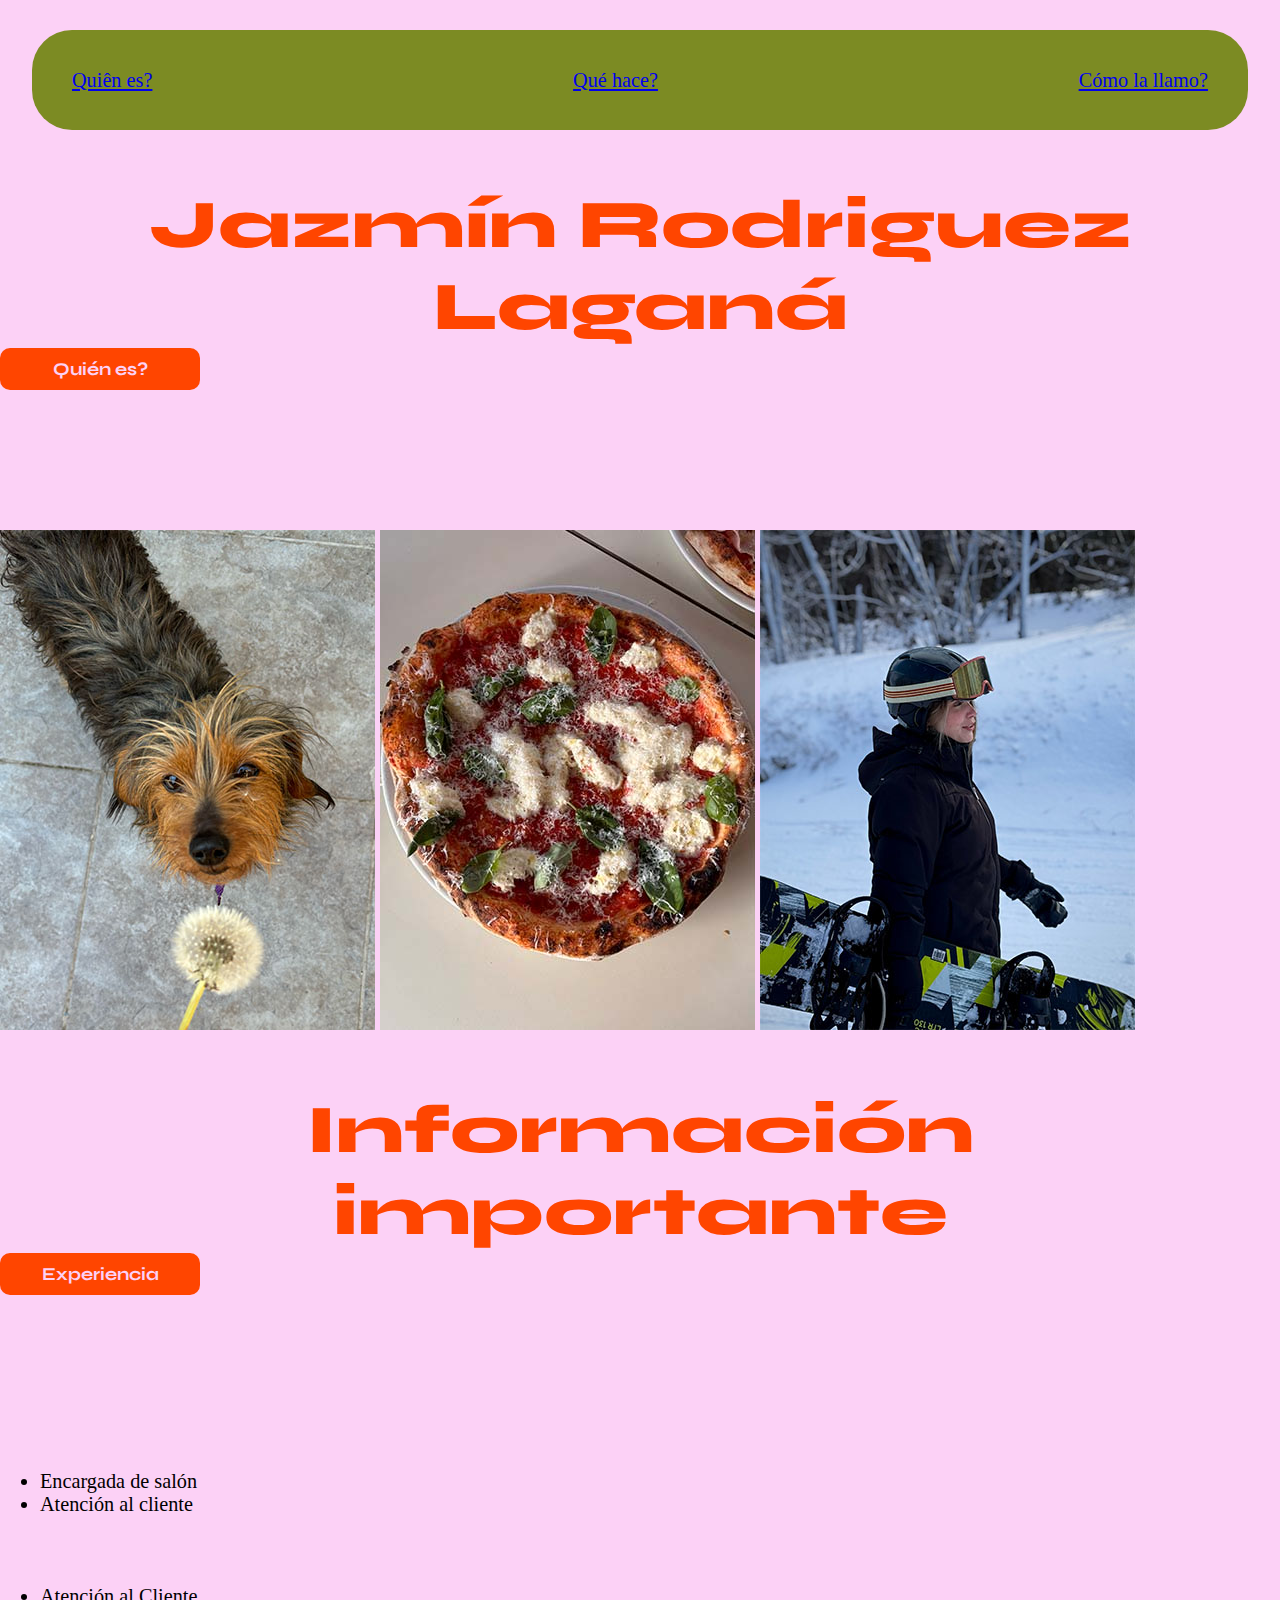
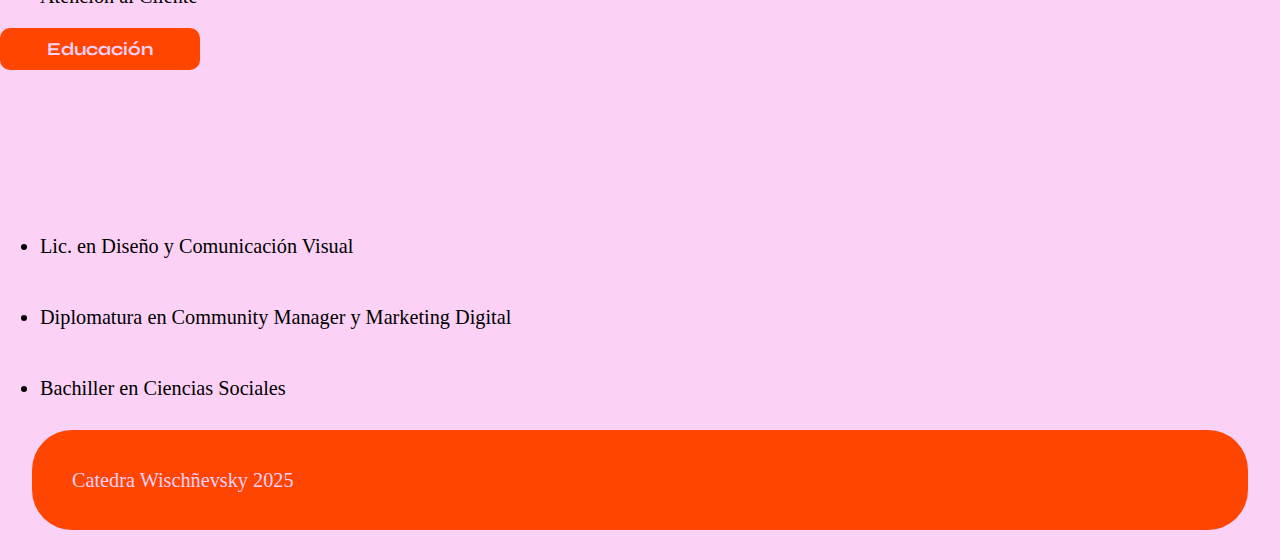
<file: index.html>
<!DOCTYPE html>
<html>

<head>
    <meta charset="utf-8" />
    <title>Mi primer tp Jazz</title>
    <link rel="stylesheet" href="estilos.css" />
    <link rel="preconnect" href="https://fonts.googleapis.com">
    <link rel="preconnect" href="https://fonts.gstatic.com" crossorigin>
    <link
        href="https://fonts.googleapis.com/css2?family=Alegreya:ital,wght@0,400..900;1,400..900&family=Syne:wght@400..800&display=swap"
        rel="stylesheet">
    <link rel="icon" type="image/svg+xml" href="img/favicon.svg" sizes="any" />

</head>

<body>
    <header>
        <nav>
            <a href="quien"> Quiên es?</a>
            <a href="que"> Qué hace?</a>
            <a href="contacto"> Cómo la llamo?</a>
        </nav>
    </header>

    <main>
        <section>
            <h1>Jazmín Rodriguez Laganá</h1>
            <div class="acordeon">
                <button class="boton acordeon-btn">Quién es?</button>
                <div class="acordeon-contenido">
                    <h4>Hola soy Jazz!</h4>
                    <h4>Bienvenidos a mi página web</h4>
                    <p>Me gusta salir a pasear con mi perrita Roma. Hago snowboard de día, como pizza de noche ;)</p>
                </div>
            </div>
            <p>
Soy de Burzaco y tengo 24 años.</p>
        </section>



        <article>
            <img src="img/roma.jpg" alt="romita" width="375px" height="500px" />
            <img src="img/pizza.jpg" alt="pizza jaz" width="375px" height="500px" />
            <img src="img/snowboard.jpg" alt="snowboard" width="375px" height="500px" />

        </article>

        <section class="info">
            <h2>Información importante</h2>

            <div class="acordeon">
                <button class="boton acordeon-btn">Experiencia</button>
                <div class="acordeon-contenido">
                    <h3>Experiencia laboral</h2>
                        <h4>Ti Amo Pizzería
                    </h3>
                    <ul>
                        <li>Encargada de salón</li>
                        <li>Atención al cliente</li>
                    </ul>
                    <h4>Ski Butternut - Work & Travel</h3>
                        <ul>
                            <li>Atención al Cliente</li>
                        </ul>
                </div>
            </div>

            <div class="acordeon">
                <button class="boton acordeon-btn">Educación</button>
                <div class="acordeon-contenido">
                    <h3>Educación</h2>
                        <ul>
                            <h4>Universidad Nacional de Lanús</h4>
                            <li>Lic. en Diseño y Comunicación Visual</li>
                            <h4>Universidad Tecnólogica Nacional</h4>
                            <li>Diplomatura en Community Manager y Marketing Digital</li>
                            <h4>Colegio de la Campiña</h4>
                            <li>Bachiller en Ciencias Sociales</li>
                        </ul>
                </div>
            </div>
        </section>

    </main>
    <footer>
        <p> Catedra Wischñevsky 2025</p>
    </footer>
</body>

</html>
</file>
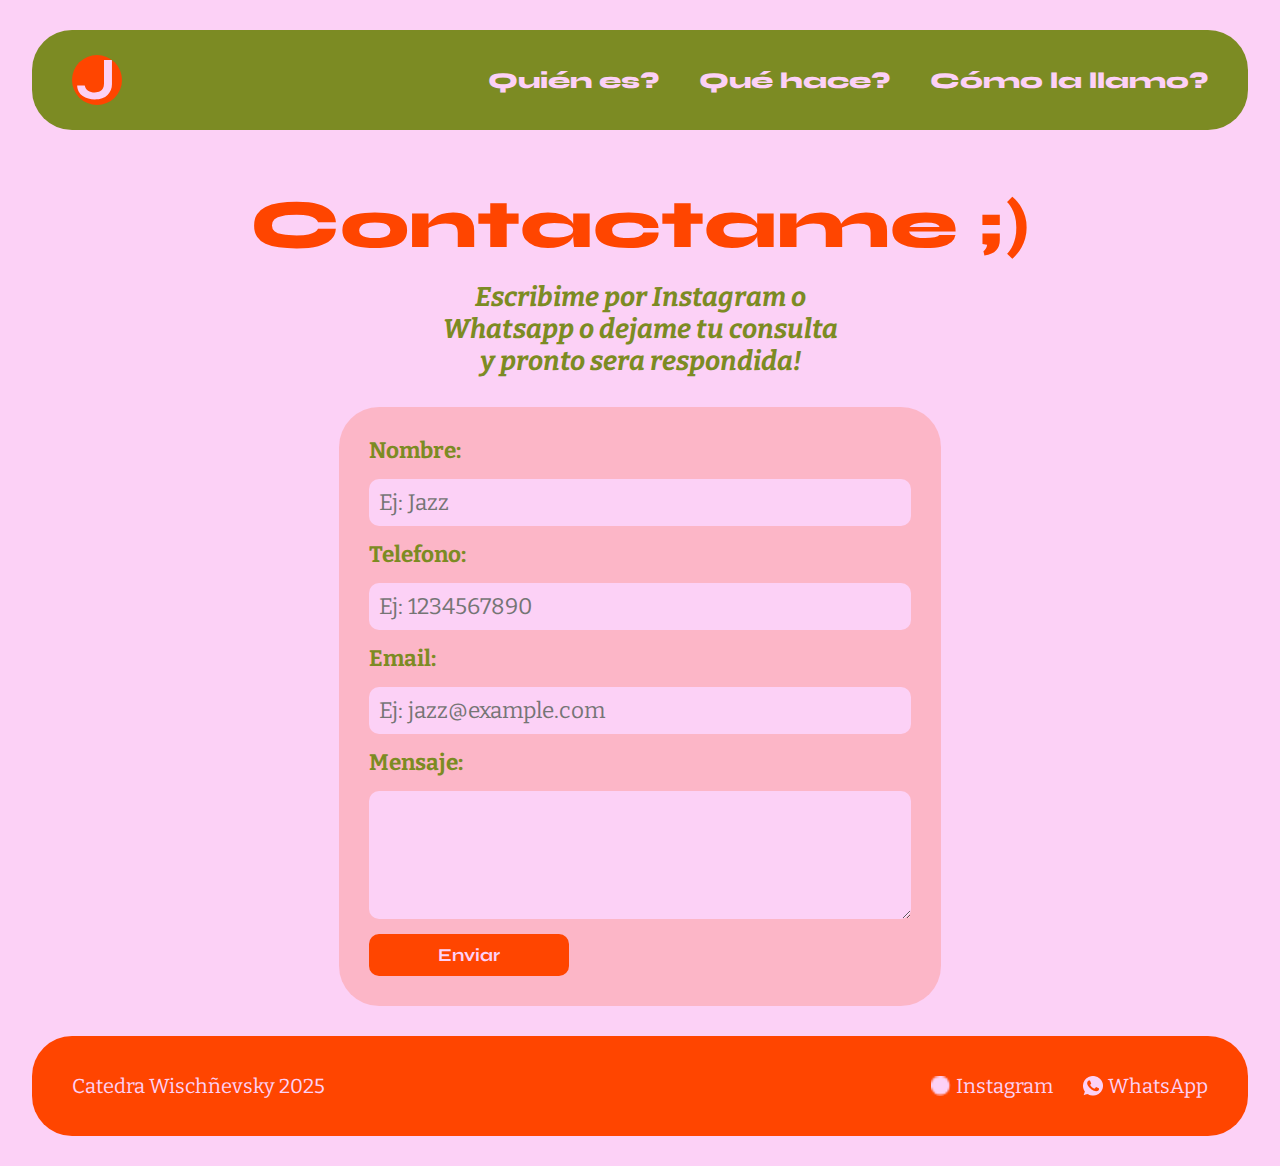
<file: formulario.html>
<!DOCTYPE html>
<html>

<head>
    <meta charset="utf-8" />
    <title>Quién es Jazz?</title>
    <link rel="stylesheet" href="estilos.css" />
    <link rel="preconnect" href="https://fonts.googleapis.com">
    <link rel="preconnect" href="https://fonts.gstatic.com" crossorigin>
    <link rel="preconnect" href="https://fonts.googleapis.com">
    <link rel="preconnect" href="https://fonts.gstatic.com" crossorigin>
    <link
        href="https://fonts.googleapis.com/css2?family=Bitter:ital,wght@0,100..900;1,100..900&family=Syne:wght@400..800&display=swap"
        rel="stylesheet">
    <link rel="icon" type="image/svg+xml" href="img/favicon.svg" sizes="any" />
</head>

<body>

    <header>
        <nav>
            <img src="img/favicon.svg" alt="logo" width="50px" height="50px" />
            <ul class="nav-links">
                <li><a href="index.html"> Quién es? </a></li>
                <li><a href="portfolio.html"> Qué hace? </a></li>
                <li><a href="formulario.html"> Cómo la llamo?</a></li>
            </ul>
        </nav>
    </header>

    <main>
        <section class="contactame">
            <h1> Contactame ;) </h1>
            <h6 class="mensaje">Escribime por Instagram o Whatsapp o dejame tu consulta y pronto sera respondida!</h>
        </section>

        <section="formulario">
            <form method="post" action="" target="_blank" enctype="text/plain">
                <label for="nombre">Nombre:</label>
                <input type="text" id="nombre" maxlength="30" placeholder="Ej: Jazz" required>
                <label for="telefono">Telefono:</label>
                <input type="tel" id="telefono" maxlength="10" placeholder="Ej: 1234567890" required>
                <label for="email">Email:</label>
                <input type="email" id="email" name="email" placeholder="Ej: jazz@example.com" required>
                <label for="mensaje">Mensaje:</label>
                <textarea id="mensaje" maxlength="400" name="mensaje" rows="4" required></textarea>

                <button type="submit">Enviar</button>
            </form>
            </section>
    </main>

    <footer>
        <p class="footer-text"> Catedra Wischñevsky 2025</p>

        <ul class="contacto">
            <li>
                <a href="https://www.instagram.com/quechurra?utm_source=ig_web_button_share_sheet" target="_blank">
                    <img src="img/instagram.png" alt="Instagram" width="20" height="20"> Instagram
                </a>
            </li>
            <li>
                <a href="http://wa.link/qeetlq" target="_blank">
                    <img src="img/whatsapp.png" alt="WhatsApp" width="20" height="20"> WhatsApp
                </a>
            </li>
        </ul>
    </footer>
</body>

</html>
</file>
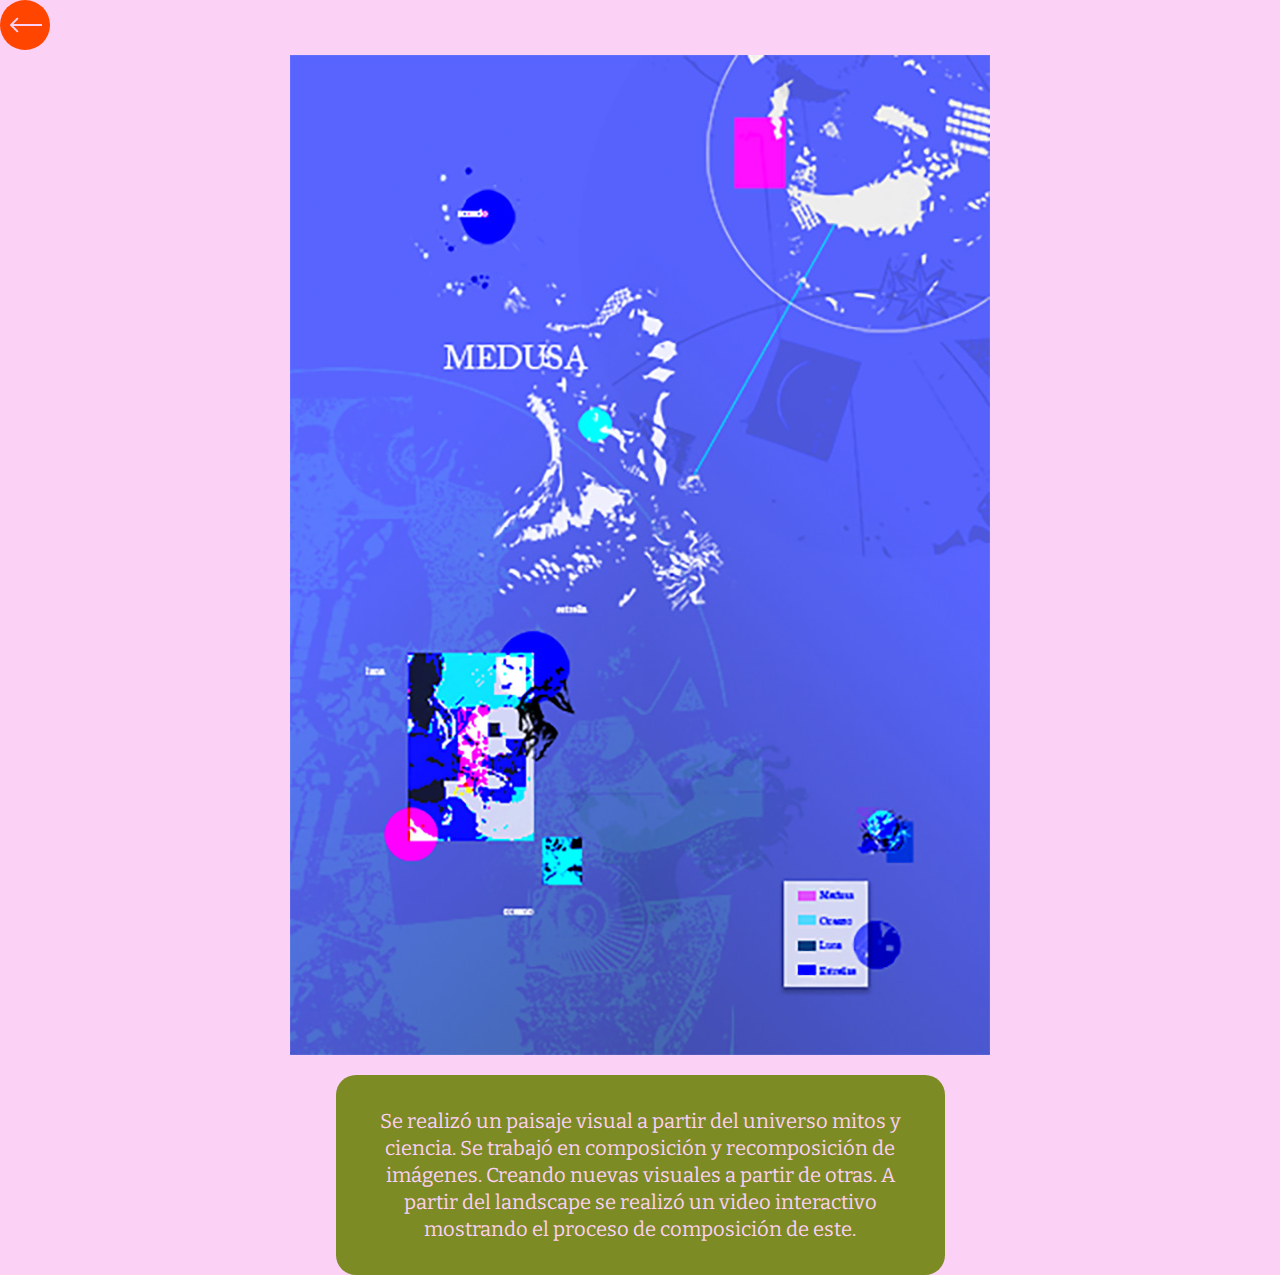
<file: landscape.html>
<!DOCTYPE html>
<html>

<head>
    <meta charset="utf-8" />
    <title>Quién es Jazz?</title>
    <link rel="stylesheet" href="estilos.css" />
    <link rel="preconnect" href="https://fonts.googleapis.com">
    <link rel="preconnect" href="https://fonts.gstatic.com" crossorigin>
    <link rel="preconnect" href="https://fonts.googleapis.com">
    <link rel="preconnect" href="https://fonts.gstatic.com" crossorigin>
    <link
        href="https://fonts.googleapis.com/css2?family=Bitter:ital,wght@0,100..900;1,100..900&family=Syne:wght@400..800&display=swap"
        rel="stylesheet">
    <link rel="icon" type="image/svg+xml" href="img/favicon.svg" sizes="any" />
</head>

<body>
    <header>
        <a href="portfolio.html">
            <img src="img/flechaatras.svg" alt="logo" width="50px" height="50px" />
        </a>
    </header>
    <main class="galeria">
        <p class="descripcion">Se realizó un paisaje visual a partir del universo mitos y ciencia.
            Se trabajó en composición y recomposición de imágenes. Creando nuevas visuales a partir de otras.
            A partir del landscape se realizó un video interactivo mostrando el proceso de composición de este.
        </p>
        <img src="img/landscape.jpg" alt="SYV 1" width="700px" height="1000px" />
    </main>


</body>

</html>
</file>
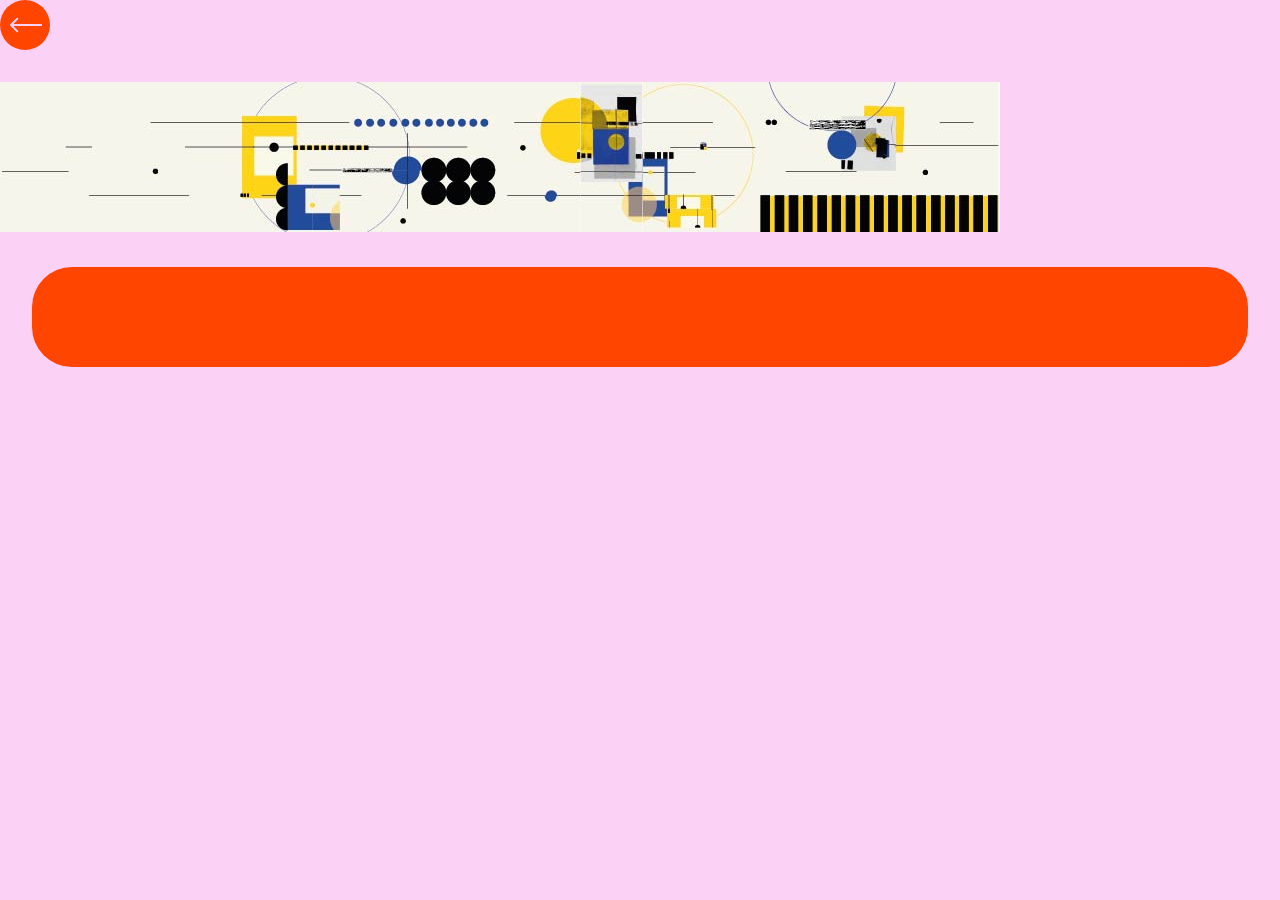
<file: notacion.html>
<!DOCTYPE html>
<html>

<head>
    <meta charset="utf-8" />
    <title>Quién es Jazz?</title>
    <link rel="stylesheet" href="estilos.css" />
    <link rel="preconnect" href="https://fonts.googleapis.com">
    <link rel="preconnect" href="https://fonts.gstatic.com" crossorigin>
    <link rel="preconnect" href="https://fonts.googleapis.com">
    <link rel="preconnect" href="https://fonts.gstatic.com" crossorigin>
    <link
        href="https://fonts.googleapis.com/css2?family=Bitter:ital,wght@0,100..900;1,100..900&family=Syne:wght@400..800&display=swap"
        rel="stylesheet">
    <link rel="icon" type="image/svg+xml" href="img/favicon.svg" sizes="any" />
</head>

<body>
    <header>
        <a href="portfolio.html">
            <img src="img/flechaatras.svg" alt="logo" width="50px" height="50px" />
        </a>
    </header>
    <main>
            <p>Descripción de la notación musical.</p>
            <img src="img/notacion.jpg" alt="notacion" width="1000px" height="150px" />
    </main>
    <footer></footer>

</body>

</html>
</file>
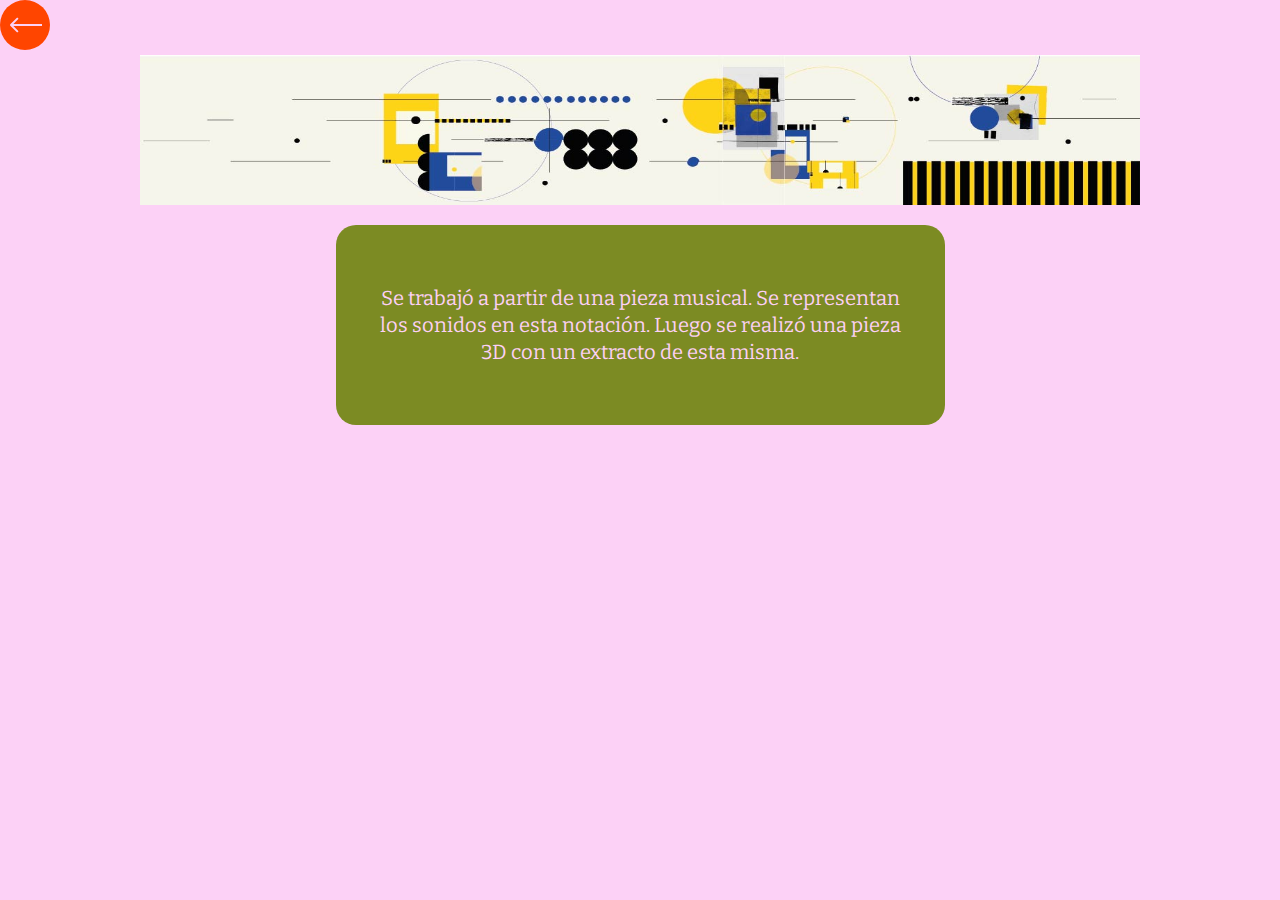
<file: notacionmusical.html>
<!DOCTYPE html>
<html>

<head>
    <meta charset="utf-8" />
    <title>Quién es Jazz?</title>
    <link rel="stylesheet" href="estilos.css" />
    <link rel="preconnect" href="https://fonts.googleapis.com">
    <link rel="preconnect" href="https://fonts.gstatic.com" crossorigin>
    <link rel="preconnect" href="https://fonts.googleapis.com">
    <link rel="preconnect" href="https://fonts.gstatic.com" crossorigin>
    <link
        href="https://fonts.googleapis.com/css2?family=Bitter:ital,wght@0,100..900;1,100..900&family=Syne:wght@400..800&display=swap"
        rel="stylesheet">
    <link rel="icon" type="image/svg+xml" href="img/favicon.svg" sizes="any" />
</head>

<body>
    <header>
        <a href="portfolio.html">
            <img src="img/flechaatras.svg" alt="logo" width="50px" height="50px" />
        </a>
    </header>
    <main class="galeria">
            <p class="descripcion">Se trabajó a partir de una pieza musical. Se representan los sonidos en esta notación. 
                Luego se realizó una pieza 3D con un extracto de esta misma.</p>
            <img src="img/notacionmusical.jpg" alt="notacion" width="1000px" height="150px" />
    </main>
    

</body>

</html>
</file>
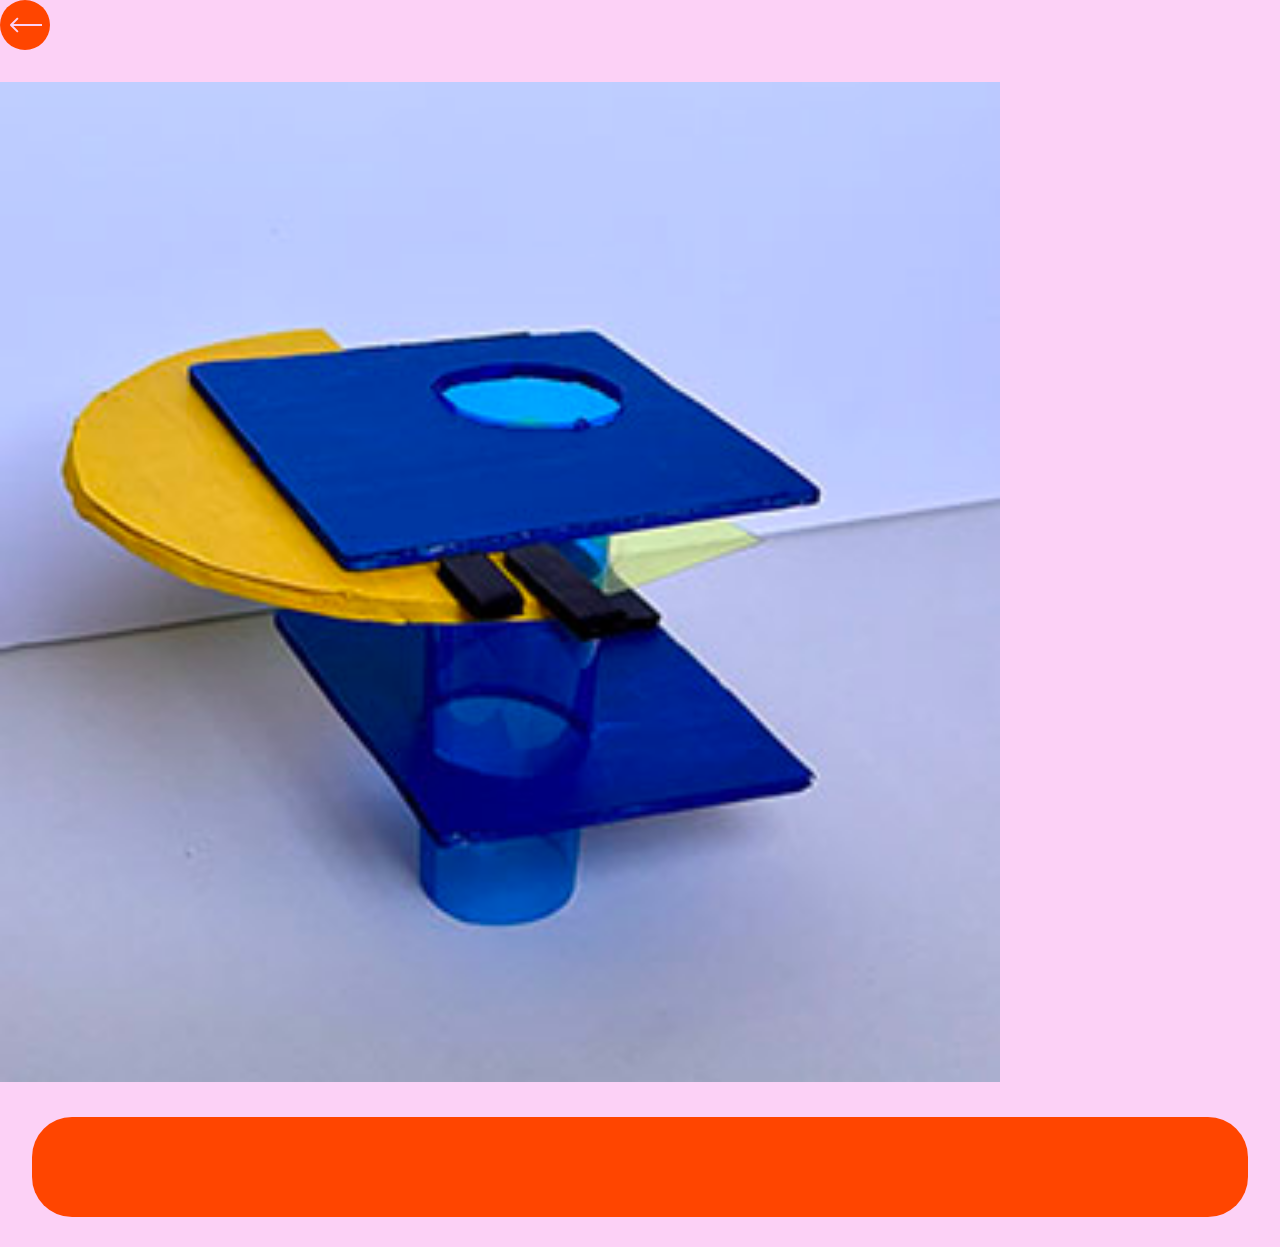
<file: syv1.html>
<!DOCTYPE html>
<html>

<head>
    <meta charset="utf-8" />
    <title>Quién es Jazz?</title>
    <link rel="stylesheet" href="estilos.css" />
    <link rel="preconnect" href="https://fonts.googleapis.com">
    <link rel="preconnect" href="https://fonts.gstatic.com" crossorigin>
    <link rel="preconnect" href="https://fonts.googleapis.com">
    <link rel="preconnect" href="https://fonts.gstatic.com" crossorigin>
    <link
        href="https://fonts.googleapis.com/css2?family=Bitter:ital,wght@0,100..900;1,100..900&family=Syne:wght@400..800&display=swap"
        rel="stylesheet">
    <link rel="icon" type="image/svg+xml" href="img/favicon.svg" sizes="any" />
</head>

<body>
    <header>
        <a href="portfolio.html">
            <img src="img/flechaatras.svg" alt="logo" width="50px" height="50px" />
        </a>
    </header>
    <main>
            <p>Descripción del objeto SYV 1.</p>
            <img src="img/syv1.jpg" alt="SYV 1" width="1000px" height="1000px" />
    </main>
    <footer></footer>

</body>

</html>
</file>
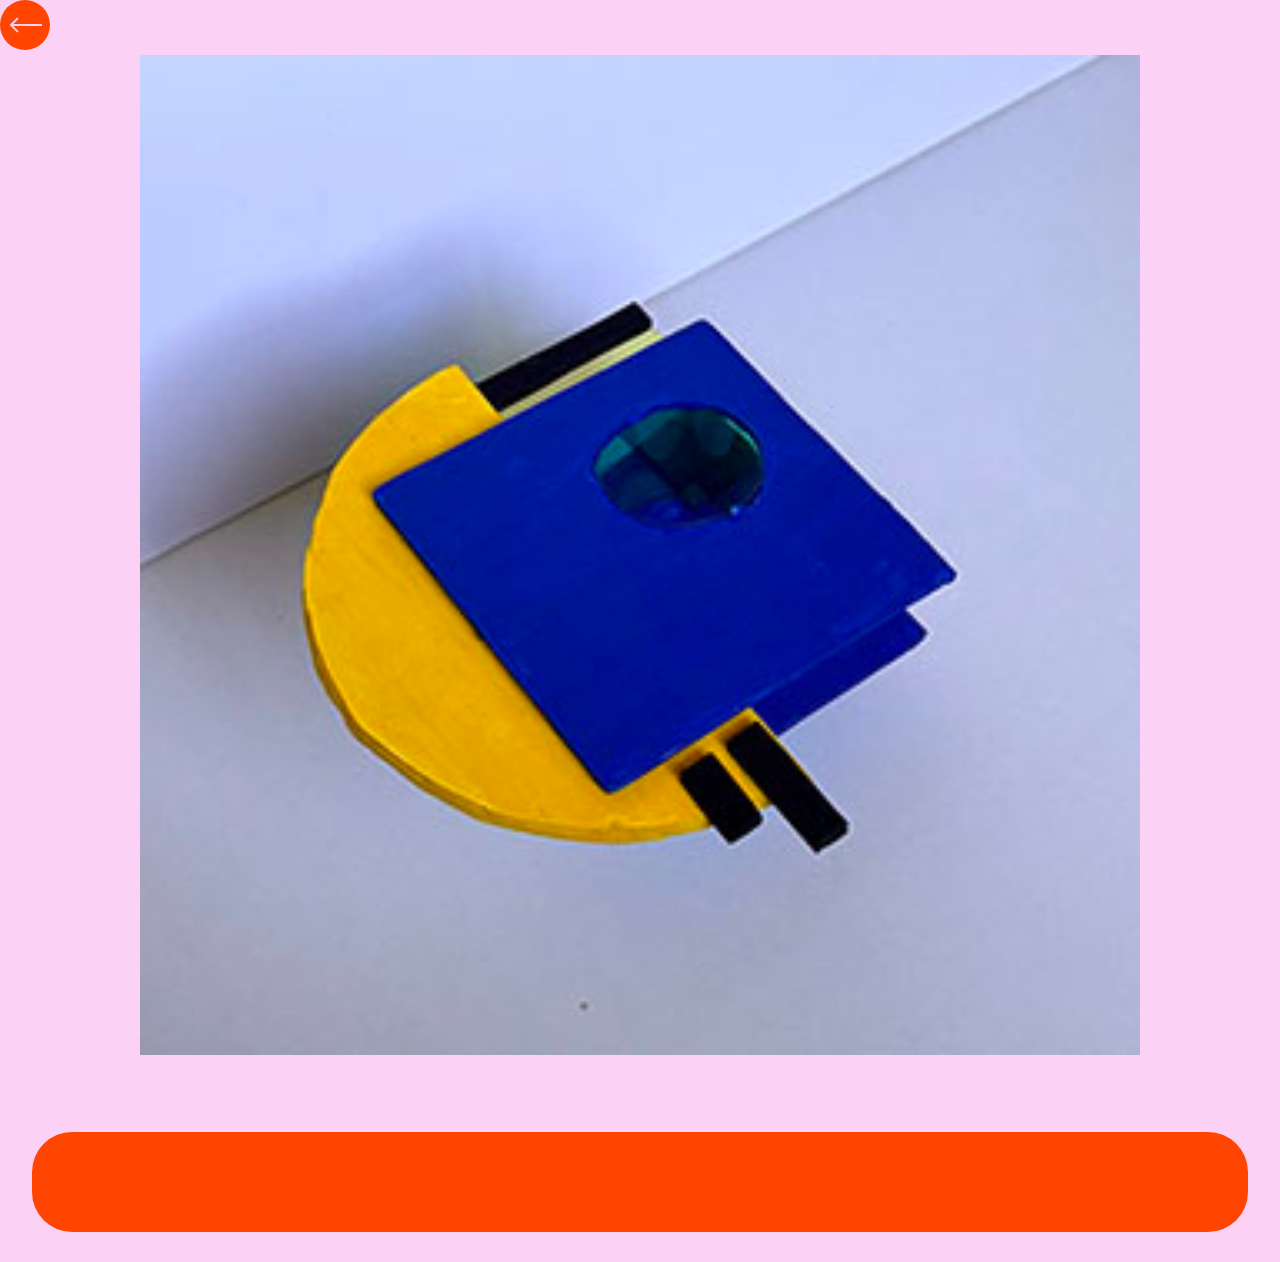
<file: syv2.html>
<!DOCTYPE html>
<html>

<head>
    <meta charset="utf-8" />
    <title>Quién es Jazz?</title>
    <link rel="stylesheet" href="estilos.css" />
    <link rel="preconnect" href="https://fonts.googleapis.com">
    <link rel="preconnect" href="https://fonts.gstatic.com" crossorigin>
    <link rel="preconnect" href="https://fonts.googleapis.com">
    <link rel="preconnect" href="https://fonts.gstatic.com" crossorigin>
    <link
        href="https://fonts.googleapis.com/css2?family=Bitter:ital,wght@0,100..900;1,100..900&family=Syne:wght@400..800&display=swap"
        rel="stylesheet">
    <link rel="icon" type="image/svg+xml" href="img/favicon.svg" sizes="any" />
</head>

<body>
    <header>
        <a href="portfolio.html">
            <img src="img/flechaatras.svg" alt="logo" width="50px" height="50px" />
        </a>
    </header>
    <main class="galeria">
            <p>Descripción del objeto SYV 2.</p>
            <img src="img/syv2.jpg" alt="SYV 2" width="1000px" height="1000px" />
    </main>
    <footer></footer>

</body>

</html>
</file>
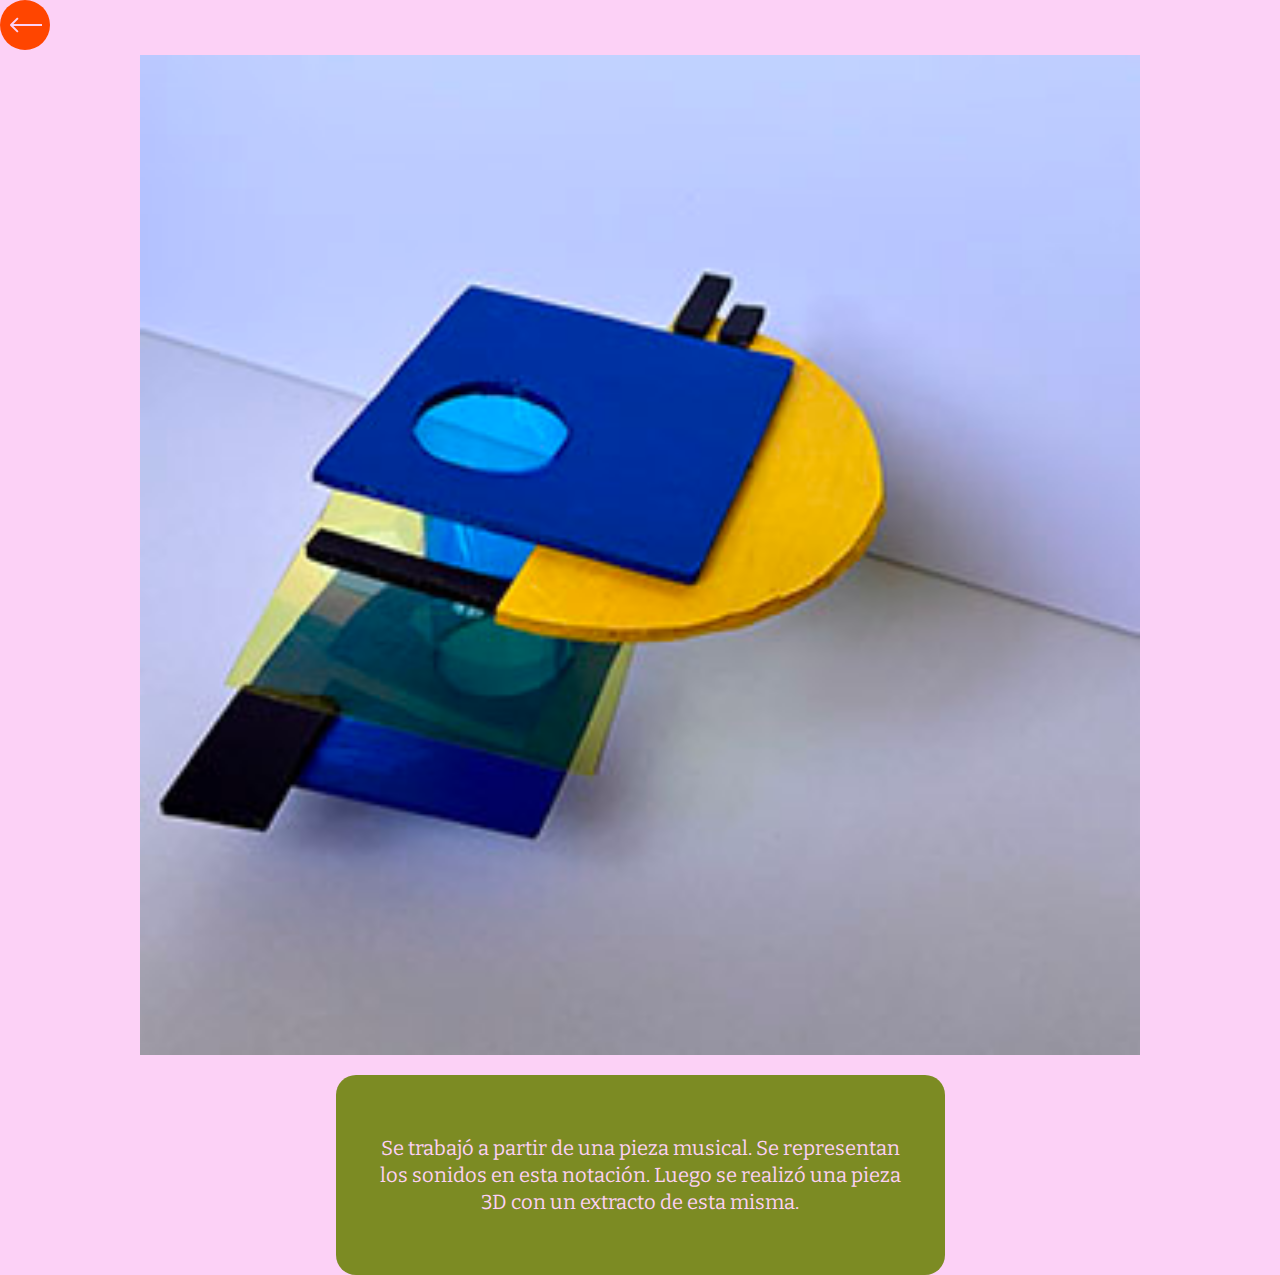
<file: syv3.html>
<!DOCTYPE html>
<html>

<head>
    <meta charset="utf-8" />
    <title>Quién es Jazz?</title>
    <link rel="stylesheet" href="estilos.css" />
    <link rel="preconnect" href="https://fonts.googleapis.com">
    <link rel="preconnect" href="https://fonts.gstatic.com" crossorigin>
    <link rel="preconnect" href="https://fonts.googleapis.com">
    <link rel="preconnect" href="https://fonts.gstatic.com" crossorigin>
    <link
        href="https://fonts.googleapis.com/css2?family=Bitter:ital,wght@0,100..900;1,100..900&family=Syne:wght@400..800&display=swap"
        rel="stylesheet">
    <link rel="icon" type="image/svg+xml" href="img/favicon.svg" sizes="any" />
</head>

<body>
    <header>
        <a href="portfolio.html">
            <img src="img/flechaatras.svg" alt="logo" width="50px" height="50px" />
        </a>
    </header>
    <main class="galeria">
        <p class="descripcion">Se trabajó a partir de una pieza musical. Se representan los sonidos en esta notación. 
        Luego se realizó una pieza 3D con un extracto de esta misma.</p>
            <img src="img/syv3.jpg" alt="SYV 3" width="1000px" height="1000px" />
    </main>
    

</body>

</html>
</file>
<file: estilos.css>
/*CSS Document*/
@charset "UTF-8";


* {
    font-family: 'Bitter', serif;
    font-size: 1.125rem;
    box-sizing: border-box;
}

body {
    background-color: #fcd1f6;
    margin: 0;
}

nav {
    background: #7C8B23;
    margin: 30px auto 0;
    padding: 0 40px;
    border-radius: 40px;
    width: 95%;
    height: 100px;
    display: flex;
    justify-content: space-between;
    align-items: center;
}

nav img {
    height: 50px;
    border-radius: 30px;
}

ul.nav-links {
    list-style: none;
    display: flex;
    gap: 40px;
    margin: 0;
    padding: 0;
}

.nav-links a {
    color: #fcd1f6;
    font-family: 'Syne', sans-serif;
    font-size: 1.25rem;
    font-weight: 800;
    text-decoration: none;
    transition: 0.3s ease;
}

.nav-links a:hover {
    text-decoration: underline;
}

/*titulos y textos*/
h1,
h2 {
    color: #FF4500;
    text-align: center;
    font-family: 'Syne', sans-serif;
    font-size: 3.8rem;
    font-weight: 800;
    margin: 3rem 0 0 0;
}

h3 {
    color: #FCD1F6;
    text-align: center;
    font-family: 'Syne', sans-serif;
    font-size: 2.2rem;
    font-weight: 800;
}

h4,
h5,
h6 {
    color: #FCD1F6;
    font-family: 'Bitter', serif;
    font-size: 1.5rem;
    font-weight: 700;
    margin: 10px;
}

h4 {
    line-height: 28px;
    width: 23.0625rem;
}

h5,
h6 {
    display: flex;
    flex-direction: column;
    align-items: center;
}

h6 {
    font-style: italic;
}

ul.experiencia,
ul.educacion {
    display: flex;
    flex-direction: column-reverse;
    gap: 10px;
    align-items: flex-start;
}

p {
    line-height: 1.5rem;
    text-align: center;
    margin: 0;
    display: flex;
    align-items: center;
    justify-content: center;
    color: #fcd1f6;
}

/*index*/
article.fotos {
    display: flex;
    flex-wrap: wrap;
    justify-content: center;
    gap: 20px;
    margin: 20px 15px;
}

article.fotos img {
    border: 5px solid #ff4500;
    border-radius: 20px;
}

.flex-container {
    display: flex;
    flex-wrap: wrap;
    justify-content: space-around;
    align-items: flex-start;
    width: 100%;
    gap: 30px;
    margin-top: 20px;
}

div.cards {
    display: flex;
    flex-wrap: wrap;
    justify-content: center;
    gap: 2rem;
    padding: 2rem;
    border-radius: 20px;
}

.card {
    background: #ff4500;
    color: #fcd1f6;
    width: 600px;
    max-width: 90%;
    padding: 2rem;
    border-radius: 40px;
    text-align: left;
}

.card h3 {
    margin: 10px 0px 20px 0px;
}

.accordion {
    display: flex;
    flex-direction: column;
    align-items: center;
    background-color: #ff4500;
    border-radius: 40px;
    margin: 2rem auto;
    max-width: 600px;
}

.accordion_btn {
    background: #ff4500;
    border: none;
    padding: .8rem 1.8rem;
    border-radius: 40px;
    height: 100px;
    cursor: pointer;
    transition: background .3s ease;
    width: 600px;
    display: flex;
    align-items: center;
    justify-content: center;
}

.accordion_btn:hover {
    background: #7C8B23;
}

.accordion_content {
    width: 500px;
    max-height: 0;
    overflow: hidden;
    border-radius: 20px;
    margin: 0 20px;
    padding: 0 1.5rem;
    transition: max-height 0.4s ease;
}

.accordion_content p {
    font-family: 'Bitter', serif;
    font-size: 1.125rem;
    color: #fcd1f6;
    margin: 10px;
}

.accordion_content.show {
    background-color: #ff4500;
    border-radius: 40px;
    display: flex;
    flex-direction: column;
    align-items: center;
    padding: 0;
}

/*footer*/
footer {
    font-size: 0.625rem;
    color: #fcd1f6;
    background-color: #ff4500;
    width: 95%;
    height: 100px;
    margin: 30px auto 30px;
    border-radius: 40px;
    display: flex;
    justify-content: space-between;
    align-items: center;
    flex-wrap: wrap;
    padding: 0 40px;
}

.footer-text {
    margin: 0;
}

ul.contacto {
    display: flex;
    gap: 30px;
    list-style: none;
    margin: 0;
    padding: 0;
}

.contacto a {
    display: flex;
    align-items: center;
    gap: 5px;
    color: #fcd1f6;
    font-weight: 400;
    text-decoration: none;
}

.contacto a:hover {
    text-decoration: underline;
}

.contacto img {
    vertical-align: middle;
}

/*formulario*/
form {
    display: flex;
    flex-direction: column;
    gap: 15px;
    max-width: 602px;
    margin: 0 auto;
    background: #ff450030;
    padding: 30px;
    border-radius: 40px;
}

input,
textarea {
    padding: 10px;
    border: none;
    border-radius: 10px;
    font-size: 1.25rem;
    font-family: 'Bitter', serif;
    background: #FCD1F6;
}

input:focus,
textarea:focus {
    outline: none;
    border-color: #7C8B23;
}

button {
    background-color: #ff4500;
    color: #fcd1f6;
    border: none;
    padding: 10px;
    border-radius: 10px;
    font-size: 1rem;
    cursor: pointer;
    width: 200px;
    display: flex;
    justify-content: center;
    font-family: 'Syne', sans-serif;
    font-weight: 700;
}

button:hover {
    background-color: #7C8B23;
}

label {
    font-size: 1.25rem;
    font-weight: 700;
    color: #7C8B23;
}

h6.mensaje {
    text-align: center;
    color: #7C8B23;
    font-weight: 700;
    flex-direction: row;
    align-items: center;
    justify-content: center;
    width: 400px;
    margin: 15px 0 30px 0;
}

section.contactame {
    display: flex;
    flex-direction: column;
    align-items: center;
}

.landscape {
    display: flex;
    flex-direction: column;
    background: #ff450030;
    border-radius: 40px;
    padding: 50px;
    width: 1400px;
    height: 750px;
    align-items: flex-start;
    margin: 30px 0;
}

.musical {
    display: flex;
    background: #ff450030;
    border-radius: 40px;
    padding: 50px;
    gap: 30px;
    width: 1400px;
    height: 750px;
    margin: 40px 0 30px 0;
    flex-direction: column;
}

.notacion {
    display: flex;
    flex-direction: column;
    width: 1400px;
    height: 750px;
    align-items: flex-start;
    margin: 0px 0 0 0;
}

.syv {
    width: 1400px;
    height: 750px;
    align-items: flex-start;
    margin: 0 0 0 0;
    gap: 50px;
    display: flex;
}

h3.verde {
    margin-bottom: 20px;
    color: #7C8B23;
    display: flex;
    flex-direction: row;
}

.imagenvideo {
    display: flex;
    gap: 30px;
    flex-direction: row;
}

.portfolio {
    display: flex;
    flex-direction: column;
    align-items: center;
}

.descripcion {
    width: 609px;
    height: 200px;
    background: #7c8b23;
    border-radius: 20px;
    margin: 0px 0 0 0;
    padding: 30px;
}

.galeria {
    display: flex;
    flex-direction: column-reverse;
    margin: 0px 0 0px 0;
    gap: 20px;
    align-items: center;
}

img.flechaatras {
    margin: 30px;
}

/*responsive*/
@media screen and (max-width: 600px) {
    nav {
        flex-direction: column;
        align-items: center;
        height: auto;
        padding: 16px;
        gap: 16px;
    }

    .flex-container {
        flex-direction: column;
        align-items: center;
    }

    .nav-links {
        flex-direction: column;
        gap: 16px;
        align-items: center;
    }

    .nav-links a {
        font-size: 1rem;
    }

    h1,
    h2 {
        font-size: 2rem;
        width: 80%;
        align-items: center;
    }

    h3 {
        font-size: 1.5rem;
    }

    h4 {
        font-size: 1.2rem;
        width: 100%;
    }


    .card {
        width: 70%;
        padding: 1rem;
    }

    .accordion_btn,
    .accordion_content {
        width: 70%;
    }

    button:hover {
        background-color: #7C8B23;
        width: 90%;
    }

    footer {
        flex-direction: column;
        height: auto;
        padding: 20px;
        gap: 10px;
    }

    ul.educacion,
    ul.experiencia {
        width: 90%;
    }
}
</file>
